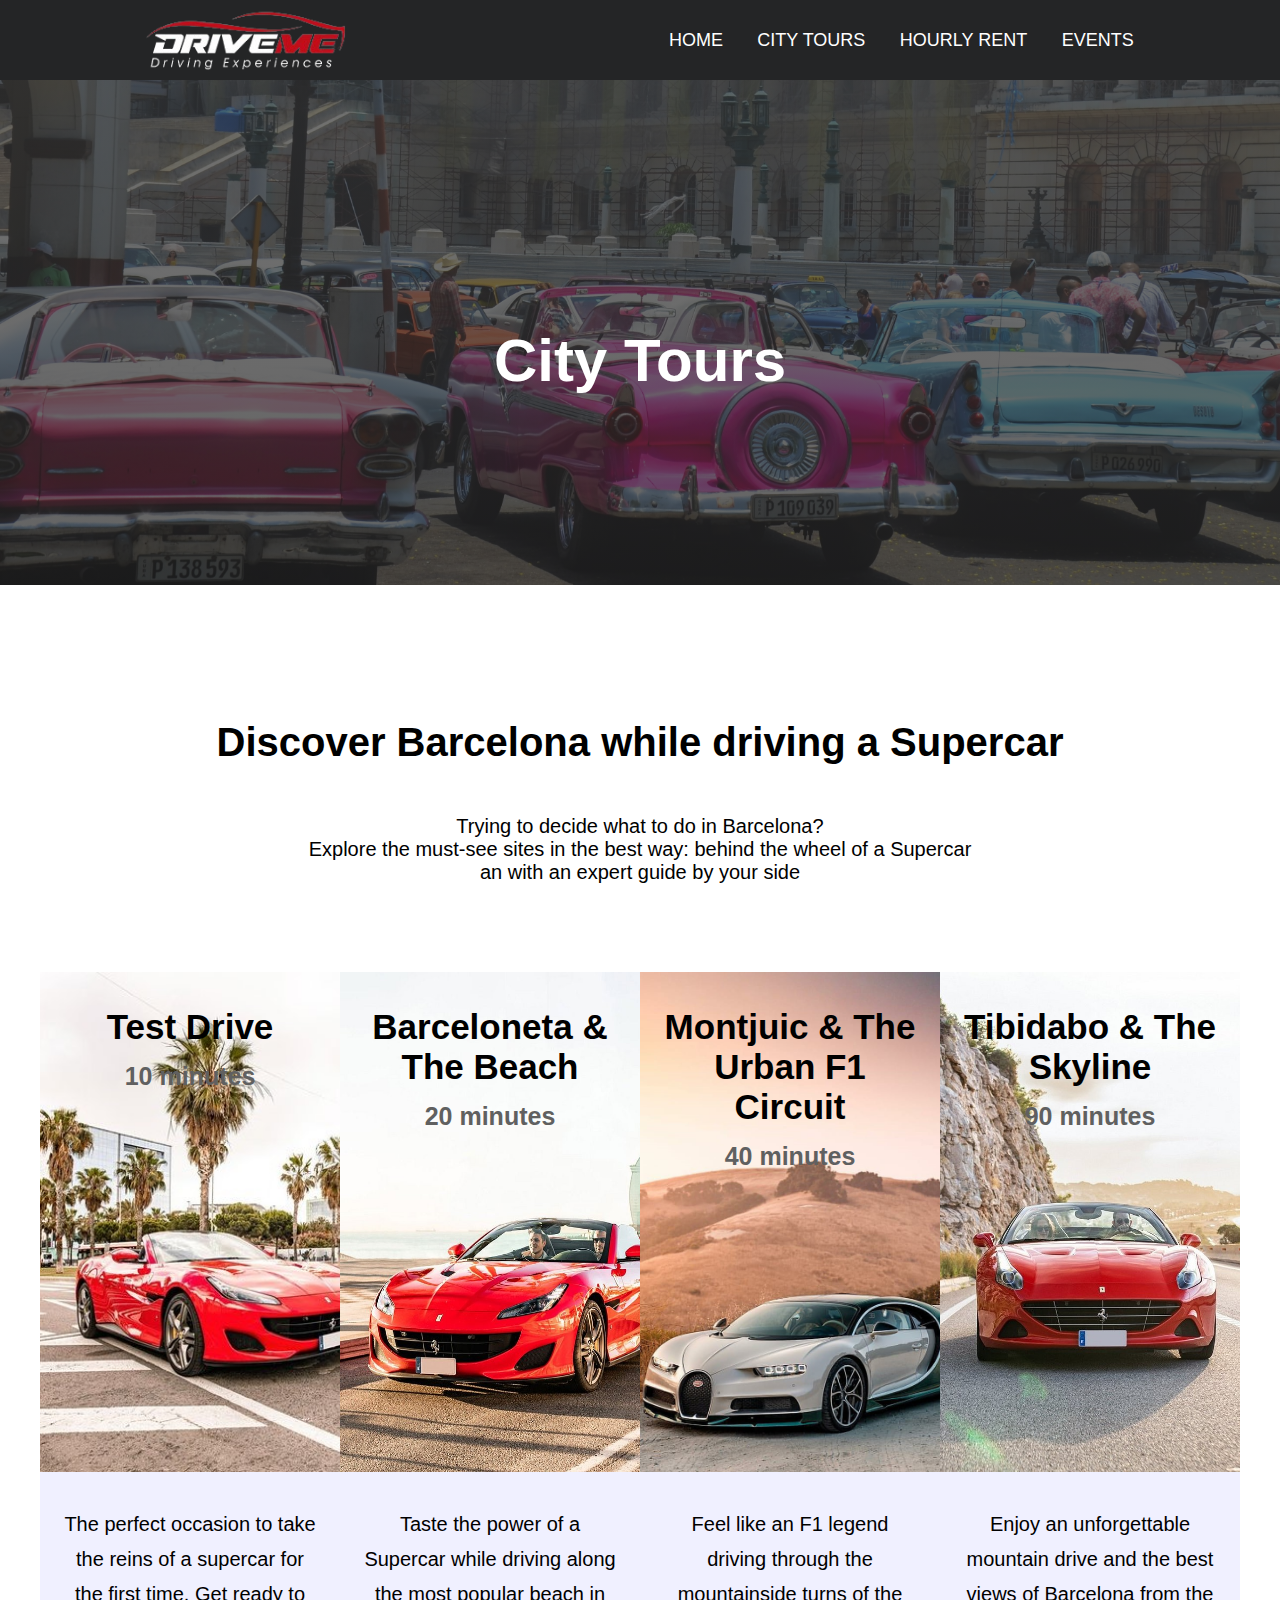
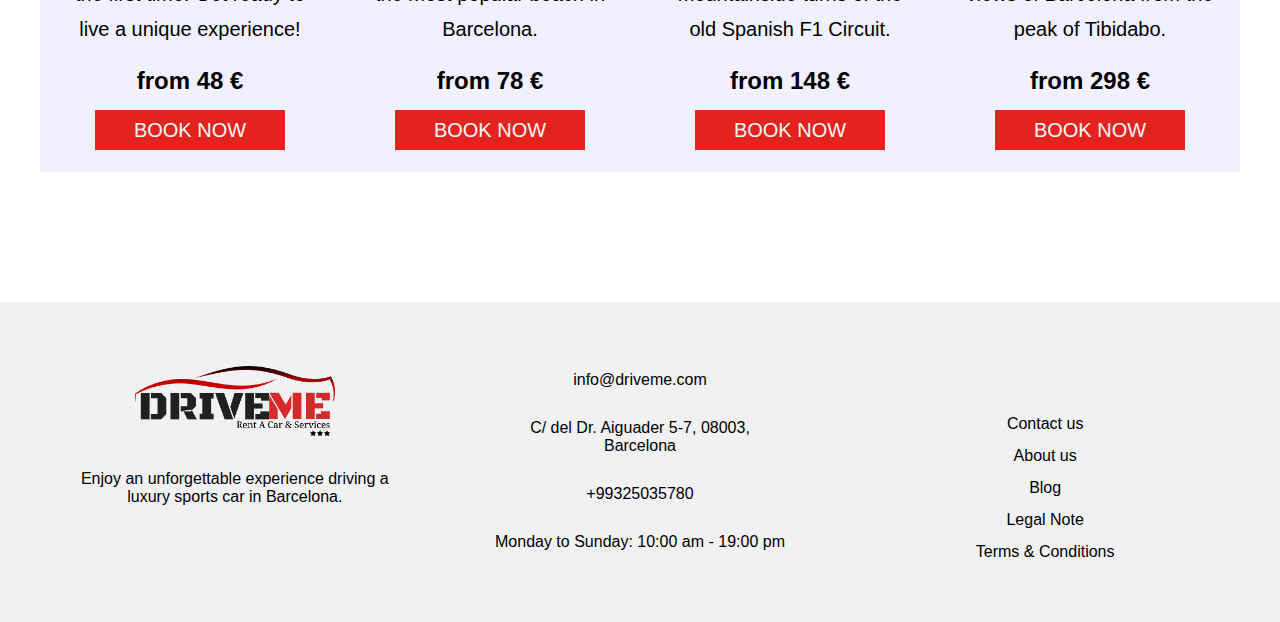
<file: city.html>
<!DOCTYPE html>
<html lang="en">
<head>
    <meta charset="UTF-8">
    <meta name="viewport" content="width=device-width, initial-scale=1.0">
    <title>City Tour Drive me</title>
    <link rel="stylesheet" href="web.css">
</head>
<body>

    <header>
        <nav>
            <img src="car-image/dri-removebg-preview.png" class="logo" alt="">
            <div class="list">
                <a href="index.html">HOME</a>
                <a href="city.html">CITY TOURS</a>
                <a href="Hourly-rent.html">HOURLY RENT</a>
                <a href="event.html">EVENTS</a>
                <!-- <a href="a">About</a> -->
            </div>
        </nav>
    </header>
<div class="city-tour-main">
    <div class="picture-city"></div>
    <h1 class="ct">City Tours</h1>
</div>



<div class="city-heading2">
<h2>Discover Barcelona while driving a Supercar</h2>
<p>Trying to decide what to do in Barcelona?<br>
    Explore the must-see sites in the best way: behind the wheel of a Supercar <br>
    an with an expert guide by your side</p></div>



<div class="city-pic-main">
<div class="firstbox">


    <img src="car-image/c2.jpg" alt="">
    <div class="position">
    <h1>Test Drive</h1>
    <p>10 minutes</p></div>
   
</div>



<div class="secondbox">
    <img src="car-image/barcelona-as-you-have.jpg" alt="">
    <div class="position">
        <h1>Barceloneta & The Beach</h1>
        <p>20 minutes</p>
    </div>
    <div class="p-intro">
        <p>Taste the power of a Supercar while driving along the most popular beach in Barcelona.</p>
        <p style="font-size: 25px; font-weight: bold; padding: 0;">from 78 €</p>
        </div>
        
</div>


<div class="thirdbox">
    <img src="car-image/HD-wallpaper-over-the-hills-bugatti-chiron-car-hypercar-supercar-sports-america-sunset.jpg" alt="">
    <div class="position">
        <h1>Montjuic & The <br> Urban F1 Circuit</h1>
        <p>40 minutes</p>
    </div>
</div>



<div class="fourthbox">
<img src="car-image/fun-hairpin-turns-and.jpg" alt="">
<div class="position">
    <h1>Tibidabo & The Skyline</h1>
    <p>90 minutes</p>
</div>

</div>

</div>

<div class="city-paragraph">
    <div class="city">
<div class="p-intro">
<p>The perfect occasion to take the reins of a supercar for the first time. Get ready to live a unique experience!</p>
<h2>from 48 €</h2>

    <button class="bttn-view">BOOK NOW</button>
</div>

<div class="p-intro">
<p>Taste the power of a Supercar while driving along the most popular beach in Barcelona.</p>
<h2>from 78 €</h2>

    <button class="bttn-view">BOOK NOW</button>
</div>

<div class="p-intro">
<p>Feel like an F1 legend driving through the mountainside turns of the old Spanish F1 Circuit.</p>
<h2>from 148 €</h2>

    <button class="bttn-view">BOOK NOW</button>
</div>

<div class="p-intro">
<p>Enjoy an unforgettable mountain drive and the best views of Barcelona from the peak of Tibidabo.</p>
<h2>from 298 €</h2>

    <button class="bttn-view">BOOK NOW</button></div>
</div>
</div>





<footer>
    <div class="footer-container">
<div class="drive">
    <img src="car-image/driveme-logo-for-coming-soon-page.png" alt="">
    <p>Enjoy an unforgettable experience driving a luxury sports car in Barcelona.</p>
</div>

<div class="info">
        <li> <a href="">info@driveme.com</a></li>
        <li>C/ del Dr. Aiguader 5-7,
            08003, Barcelona</li>
            <li><a href="">+99325035780</a></li>
            <li>Monday to Sunday: 10:00 am - 19:00 pm</li>

</div>

<div class="social">
    <div class="you-face-in">
    <a href="a"><i class="fa-brands fa-facebook"></i></a>
    <a href="a"><i class="fa-brands fa-square-twitter"></i></a>
    <a href="a"><i class="fa-brands fa-square-instagram"></i></a></div>


<div class="blog">
    <li>Contact us</li>
    <li>About us</li>
    <li>Blog</li>
    <li>Legal Note</li>
    <li>Terms & Conditions</li>
</div>
</div>
</div>
</footer>
</body>
</html>
</file>
<file: web.css>
*{
    box-sizing: border-box;
    margin: auto;
    font-family: Arial, Helvetica, sans-serif;

}
.sardar{
    background: linear-gradient(rgba(18, 18, 18, 0.352),rgba(113, 22, 22, 0.264)), url(car-image/red-retro-car-city-street_935589-4375.jpg);
    background-size: cover;
 
}
header nav{
    display: flex;
    position: fixed;
    z-index: 1;
    width: 100%;
    height: 80px;
    background-color: #242526;
}
nav .logo{
width: 200px;

}
nav .list a{
    color: white;
    margin-left: 30px;
    text-decoration: none;
    font-size: 18px;
}
nav .list a:hover{
    border-bottom: 2px solid #cb1913;
}
/* nav .social a{
color: white;
font-size: 25px;
padding: 8px;
margin-right: 8px;
}
nav .social a i:hover{
    transform: scale(1.3s);
    color: rgb(177, 1, 1);
} */
.hero{
    display: flex;
    justify-content: start;
    height: 120vh;
}
.hero .text{
    width: 90%;
    
}
.hero .text h4{
    font-size: 40px;
    color: #fff;
    font-weight: 500;
    margin-bottom: 10px;
}
.hero .text h1{
    color: #fff;
    font-size: 65px;
    text-transform: uppercase;
    line-height: 1;
    margin-bottom: 30px;
}
.hero .text h1 span{
    color: rgb(177, 1, 1);
    font-size: 80px;
    font-weight: bold;
}
.hero .text p{
    color: #fff;
    margin-bottom: 30px;
}
.hero .text .btn{
    padding: 10px 30px;
    background-color: rgb(177, 1, 1) ;
    text-transform: uppercase;
    text-decoration: none;
    color: #fff;
    font-weight: bold;
    border-radius: 20px;
    border: 2px solid rgb(177, 1, 1);
    transition: 0.3s;
}
.hero .text .btn:hover{
    background-color: transparent;
}



.second-step{
    width: 1100px;
    height: 290px;
  padding-top: 100px;
  text-align: center;
 
}
.second-step h1 {
    font-size: 36px;
    padding-bottom: 18px;
}
.second-step p{
    color: #373a3a; 
    line-height: 30px;    
    font-size: 20px;
}
.video{
    display: flex;
    width: 100%;
    height: 300px;
}



.third-step{
    width: 1100px;
    height: 400px;
padding-top: 100px;
    text-align: center;
}
.third-step h1{ 
    font-size: 40px;
margin-bottom: 17px;
}
.third-step p{
    font-size: 20px;
    line-height: 30px;
    color: #373a3a;
    
}




/* card */




.card{
    display: flex;
   width: 1000px;
   height: 430px;
margin: 0px 150px;


 
 
   
}
.one-card{
    width: 460px;
    height: 430px;
    border:2px solid rgb(34, 32, 32);

    
}
.one-card img{
    width: 100%;
    height: 200px;
}
.btn{
    text-align: center;
}
.btn-book{
    margin-top: 15px;
    width: 190px;
    height: 40px;
    font-size: 20px;
    border: none;
   background: #e4231e;
    color: #f5f6fa;

}


.lux{
    display: flex;
    height: 70vh;
    width: 85%;
}
.step4{
    width: 540px;
    height: 310px;

}
.step4 h1{
    font-size: 3rem;
    margin-bottom: 3rem;
}
.step4 p{

    font-size: 1.3rem;
    color: #373a3a; 
line-height: 30px;   
}

.btn-view{
    margin-top: 15px;
    width: 190px;
    height: 40px;
    font-size: 20px;
    border: none;
   background: #e4231e;
    color: #f5f6fa;
}
.btn-view:hover{
    background-color: transparent;
    color: #e4231e;
}



.box-back{
width: 100%;
height: 490px;
background-image: linear-gradient(rgba(21, 21, 24, 0.7),rgba(30, 31, 35, 0.7)),url(car-image/TRC_0164.png);
background-size: cover;
position: absolute;

}
.center{
  
    display: flex;
    justify-content: center;
    position: relative;
    width: 965px;
height: 200px;
text-align: center;
height: 80vh;
    
}

.box-text h1{
    font-size: 40px;
color: white;
margin-bottom: 50px;
}
.box-text p{
    font-size: 25px;
    color: white;
    line-height: 30px; 
}
.learn{
    padding-top: 30px;
    text-align: center;
}
.learn-more{
    
    width: 195px;
    height: 45px;
    font-size: 18px;
    border: none;
   background: #e4231e;
    color: #f5f6fa;
}
.learn-more:hover{
    color: #e4231e;
    background-color: white;
    cursor: pointer;
}


/* last */


.last{
    width: 1110px;
    height:90px;
    margin-bottom: 5.5rem;
    text-align: center;
  
}
.last h1{
    font-size: 40px;
    margin: 0px 0px 15px;
}

.last p{
    font-size: 20px;
}

.review{
    display: flex;
    width: 1210px;
    height: 300px;

}
.review-box1{
    width: 356px;
    height: 229.4px;
    border: rgb(237, 236, 239) solid 2px;
    background-color: rgb(241, 241, 243);
}
.review-box1 h1{
    text-align: center;
    margin-top: 1rem;
    font-size: 40px;
}
.flex{
    display: flex;
}
.review-box1 img{
    width: 90px;
    height: 70px;   
}
.review-box1 p{
   line-height: 30px;
}
.rating p{
    color: #373a3a;
}
.rating{

text-align: right;
margin-right: 15px;
    color: #e3af12;
    font-size:21px;
}



.review-box2{
    width: 365px;
    height: 280px;
    border: rgb(237, 236, 239) solid 2px;
    background-color: rgb(241, 241, 243);
}
.review-box2 h1{
    text-align: center;
    margin-top: 1rem;
    font-size: 40px;
}
.flex{
    display: flex;
}
.review-box2 img{
    width: 90px;
    height: 50px;
    margin: 10px 4px;
     
}
.review-box2 p{
   line-height: 25px;
   padding-top: 10px;
}
.review-box2 .rating p{
    color: #373a3a;
    margin-top: 30px;
    padding-bottom: 5px;
}
.rating{

text-align: right;
margin-right: 15px;
    color: #e3af12;
    font-size:21px;
}

.review-box3{
    width: 365px;
    height: 280px;
    border: rgb(237, 236, 239) solid 2px;
    background-color: rgb(241, 241, 243);
}

.review-box3 h1{
    text-align: center;
    margin-top: 1rem;
    font-size: 40px;
}
.flex{
    display: flex;
}
.review-box3 img{
    width: 90;
    height: 70px;
    margin-top: 0px ;   
}
.review-box3 p{
   line-height: 23px;
   padding-top: 10px;
}
.review-box3 .rating p{
    color: #373a3a;
  margin-top: 15px;
  padding-bottom: 5px;
}
.rating{

text-align: right;
margin-right: 15px;
    color: #e3af12;
    font-size:21px;
}




footer{
    background-color: rgb(241, 241, 243);
    height: 320px;
    margin-top: 130px;

}
.footer-container{
    display: flex;
  width: 1240px;
  height: 270px;
  padding-top: 50px;

}
.drive{
    width: 339px;
    height: 193px;
    text-align: center;
    
}
.drive img{
    width: 200px;
    height: 70px;
    margin: 0px 0px 30px;
}

.info{
    width: 290px;
    height: 213px;
text-align: center;
   
}


.info li{
list-style: none;
    color:black;
    padding: 15px 0px;
}
.info li a {
text-decoration: none;
color:black;
}
.info li a:hover{
    color:rgb(177, 1, 1);
}


.social{
    width: 339px;
    height: 240px;

}
.you-face-in{
    text-align: center;
    margin: 0px 0px 25px;
}
footer .social a{
    font-size: 26px;
   color: black;
   padding: 8px;
   
    }
footer .you-face-in a i:hover{
        transform: scale(1.3s);
        color: rgb(194, 6, 6);
    }
.blog{
    list-style: none;
    text-align: center;
}
.blog li{
    padding: 7px 0px;
}



.picture-city{
    height: 65vh;
    width: 100%;
    background-image: linear-gradient(rgba(58, 58, 58, 0.7),rgba(34, 34, 34, 0.7)),url(car-image/city\ tour.jpg);
    background-size: cover;
    position: absolute;
}
.ct{
    position: relative;
    display: flex;
justify-content: center;
align-items: center;
height: 80vh;
    color: #ffffff;
    font-size: 60px;
}

.city-heading2{
    width: 1110px;
    height: 202px;
    text-align: center;
}

.city-heading2 h2{
    font-size: 40px;
    padding-bottom: 50px;
}
.city-heading2 p{
    font-size: 20px;
    
}



.city-pic-main{
    margin-top: 50px;
    width: 1200px;
    height: 500px;
    display: flex;
   
}


.firstbox{
    width: 350px ;
    height: 500px;
   
}
.firstbox img{
    width: 350px;
    height: 500px;
    position: absolute;
}
.position{
    position: relative;
    text-align: center;
    padding: 35px 15px 0px;
}
.position h1{
    font-size: 35px;
    margin: 0px 0px 15px;
}
.position p{
font-size: 25px;
font-weight: bold;
color: #606060;
}
.secondbox{
    width: 350px ;
    height: 500px;
}
.secondbox img{
    width: 349px;
    height: 500px;
    position: absolute;
}


.thirdbox{
    width: 350px ;
    height: 500px;
}
.thirdbox img{
    width: 349px;
    height: 500px;
    position: absolute;
}


.fourthbox{
    width: 350px ;
    height: 500px;
}

.fourthbox img{
    width: 300px;
    height: 500px;
    position: absolute;
}







.city-paragraph{
    width: 1200px;
    height: 300px;
    background-color: rgb(240, 240, 255);
   

}
.city{
    display: flex;
}
.p-intro {
text-align: center;
width: 282px;
height: 191px;

padding: 35px 15px 0px;

}

.p-intro p{
    font-size: 20px;
color: black;
line-height: 35px;
margin: 0px 0px 20px;
}

.bttn-view{
    margin-top: 15px;
    width: 190px;
    height: 40px;
    font-size: 20px;
    border: none;
   background: #e4231e;
    color: #f5f6fa;
}
.bttn-view:hover{
    background-color: #ffffff;
    color: #e4231e;
}





/* 3rd page */




.fleet{
    width: 100%;
    height: 400px;
}
.fleet-image img{
    height: 399px;
    width: 100%;
    position: absolute;
    
}

.fleet-text{
position: relative;
top: 250px; 
height: 68px;
width: 1515px;
text-align: center;
color: #ffffff;
font-size: 60px;

}

.fleet-col1{
    /* padding: 35px 0px 45px; */
    height: 296px;
    width: 1515px;
    display: flex;
    justify-content: center

}


.main-div{
    display: flex;
   width: 1240px;
   height: 317px;
padding: 35px 0px 45px;
margin-top: 50px;
}
.text-div{
    text-align: center;
    width: 585px;
    height: 216;
}
.text-div h3{
    font-size: 30px;
    margin: 0px 0px 8px;
}
.text-div p{
    font-size: 30px;
    margin: 0px 0px 20px;
}
.text-div .p1{
    font-size: 16px;
    line-height: 22px;
}
.button-view{
    width: 190px;
    height: 40px;
    font-size: 18px;
    border: none;
   background: #e4231e;
    color: #f5f6fa;
}
.button-view:hover{
    background-color: transparent;
    color: #e4231e;
}


/* colorful bg */


.gray{
    background-color: rgb(239, 239, 239);
}
.main-gray-div{
    display: flex;
   width: 1240px;
   height: 317px;
padding: 35px 0px 45px;


}





.rental-img{
    width: 100%;
    height: 285px;
    background-image: linear-gradient(rgba(31, 31, 34, 0.7),rgba(30, 31, 35, 0.7)),url(car-image/eb.jpg);
    background-size: cover;
    position: absolute;
}
.rental-pro{
    display: flex;
    justify-content: center;
    position: relative;
 height: 40vh;
 align-items: center;
width: 555px;

}
.rental-text{
    text-align: center;
  
}
.rental-text h1{
    font-size: 3rem;
    color: white;
    margin: 0px 0px 20px;
  
}
.rental-text u{
    color: white;
}
.rental-text p{
    font-size: 1.5rem;
    color: white;
}














/* 
Events */





.picture-event{
    height: 65vh;
    width: 100%;
    background-image: linear-gradient(rgba(39, 39, 39, 0.7),rgba(34, 34, 34, 0.7)),url(car-image/events.jpg);
    background-size: cover;
    position: absolute;
}
.et{
    position: relative;
    display: flex;
justify-content: center;
align-items: center;
height: 80vh;
    color: #ffffff;
    font-size: 60px;
}


.event-heading1{
    width: 1110px;
    height: 202px;
    text-align: center;
}

.event-heading1 h2{
    font-size: 40px;
    padding-bottom: 45px;
}
.event-heading1 p{
    font-size: 20px;
    line-height: 28px;
    color: rgb(102, 101, 101);
    
}




.event-heading2{
    width: 1110px;
    height: 202px;
    text-align: center;
}

.event-heading2 h2{
    font-size: 40px;
    padding-bottom: 45px;
}
.event-heading2 p{
    font-size: 20px;
    line-height: 28px;
    color: rgb(102, 101, 101);
    
}









.phla{
width: 1240px;
height: 621px;
margin-top: 40px;

}

.hp-main{
    display: flex;
}
.hp{
    width: 555px;
    height: 167px;
}
.hp h3{
font-size: 30px;
margin: 0px 0px 15px;
}
.hp p{
    line-height: 25px;
}

.video-event{
display: flex;
justify-content: center;
margin-bottom: 50px ;
}


.road-track{
    width: 100%;
    height: 1290px;
    background-color: rgb(241, 241, 243);
    padding: 35px 0px;
}
.road-container{
    width: 1140px;
    height: 1806px;
}
.road-heading{
    width: 1140px;
    height: 119px;
    text-align: center;
}
.road-heading h2{
    font-size: 3rem;
    margin: 0px 0px 15px;
}
.road-heading p{
font-size: 1.3rem;
line-height: 1.3;

}
.road-pic1-main{
    display: flex;
    margin-top: 60px;
    gap: 30px;
}
.road-pic1{
    width: 575px;
    height: 335px;
}
.withd{
    width: 545px;
    height: 508px;
}
.withd img{
    width: 545px;
    height: 306px;
}
.withd h3{
    font-size: 30px;
    margin: 20px 0px 25px;
  
}
.withd p{
    line-height: 1.5;
}
.road-pic2-main{
    display: flex;
    align-items: center;
    height: 100vh;
    gap: 30px;
}





.all-inclusive{
    width: 1180px;
    height: 202px;
    text-align: center;
   margin-top: 80px;
  
}

.all-inclusive h2{
    font-size: 40px;
    padding-bottom: 40px;
}
.all-inclusive p{
    font-size: 20px;
    line-height: 28px;
    color: rgb(90, 89, 89);
    
}





.all-inclusive-main{
    display: flex;
    text-align: center;
    width: 1180px;
    height: 385px;

}
.all-inclusive-pic{
    width: 525px;
    height: 379px;
}
.all-inclusive-pic img{
    width: 150px;
    height: 150px;
    margin: 0px 0px 20px;
}
.all-inclusive-pic h3{
    font-size: 30px;
    margin: 0px 0px 15px;
}
.all-inclusive-pic p{
    line-height: 1.6;
}


.all-inclusive-line{
    width: 1140px;
    height: 91px;
    font-size: 22px;
    text-align: center;
}


.event-logo{
    width: 1519px;
    height: 741px;
    background-color: rgb(245, 245, 247);
}

.company-logo{
    width: 1240px;
    height: 601px;
    padding: 70px 0px;
}
.company-logo h2{
    font-size: 40px;
    text-align: center;
}
.logo-pic-width{
    display: flex;
    justify-content: space-between;
    width: 1190px;
    height: 212px;
    margin-top: 30px;
}
.logo-pic-width img{
    width: 125px;
    height: 120px;
}

.review-event{
    display: flex;
    margin-top: 60px;
}

.review-event-box1{
    width: 580px;
    height: 249.4px;
    border: rgb(237, 236, 239) solid 2px;
    background-color: #fafafa;
    padding: 20px;
    
}
.review-event-box1 h1{
    font-size: 40px;
}
.flex{
    display: flex;
}
.review-event-box1 img{
    width: 72px;
    height: 72px;   
}
.review-event-box1 p{
   line-height: 30px;
}

.column-main{
    width: 1140px;
    height: 550px;
    padding: 35px 15px 0px;

}
.ready{
    width: 1110px;
    height: 91px;
    text-align: center;
  
}

.ready h2{
    font-size: 40px;
    margin: 0px 0px 15px;
}
.ready p{
    font-size: 20px;
    color: rgb(90, 89, 89);
    
}
.column{
    width: 570px;
    height: 502px;
}
.column input{
width: 255px;
height: 50px;
padding: 12px 12px 10px;
 outline: none;
background: #0000000D;
 font-size: 20px;
 border: 1px solid rgb(173, 173, 173);
}
.column textarea{
    width: 538px;
    height: 131px;
    padding: 12px 12px 10px;
border: 1px solid rgb(173, 173, 173);
    background: #0000000D;
    font-size: 20px;
}
</file>
